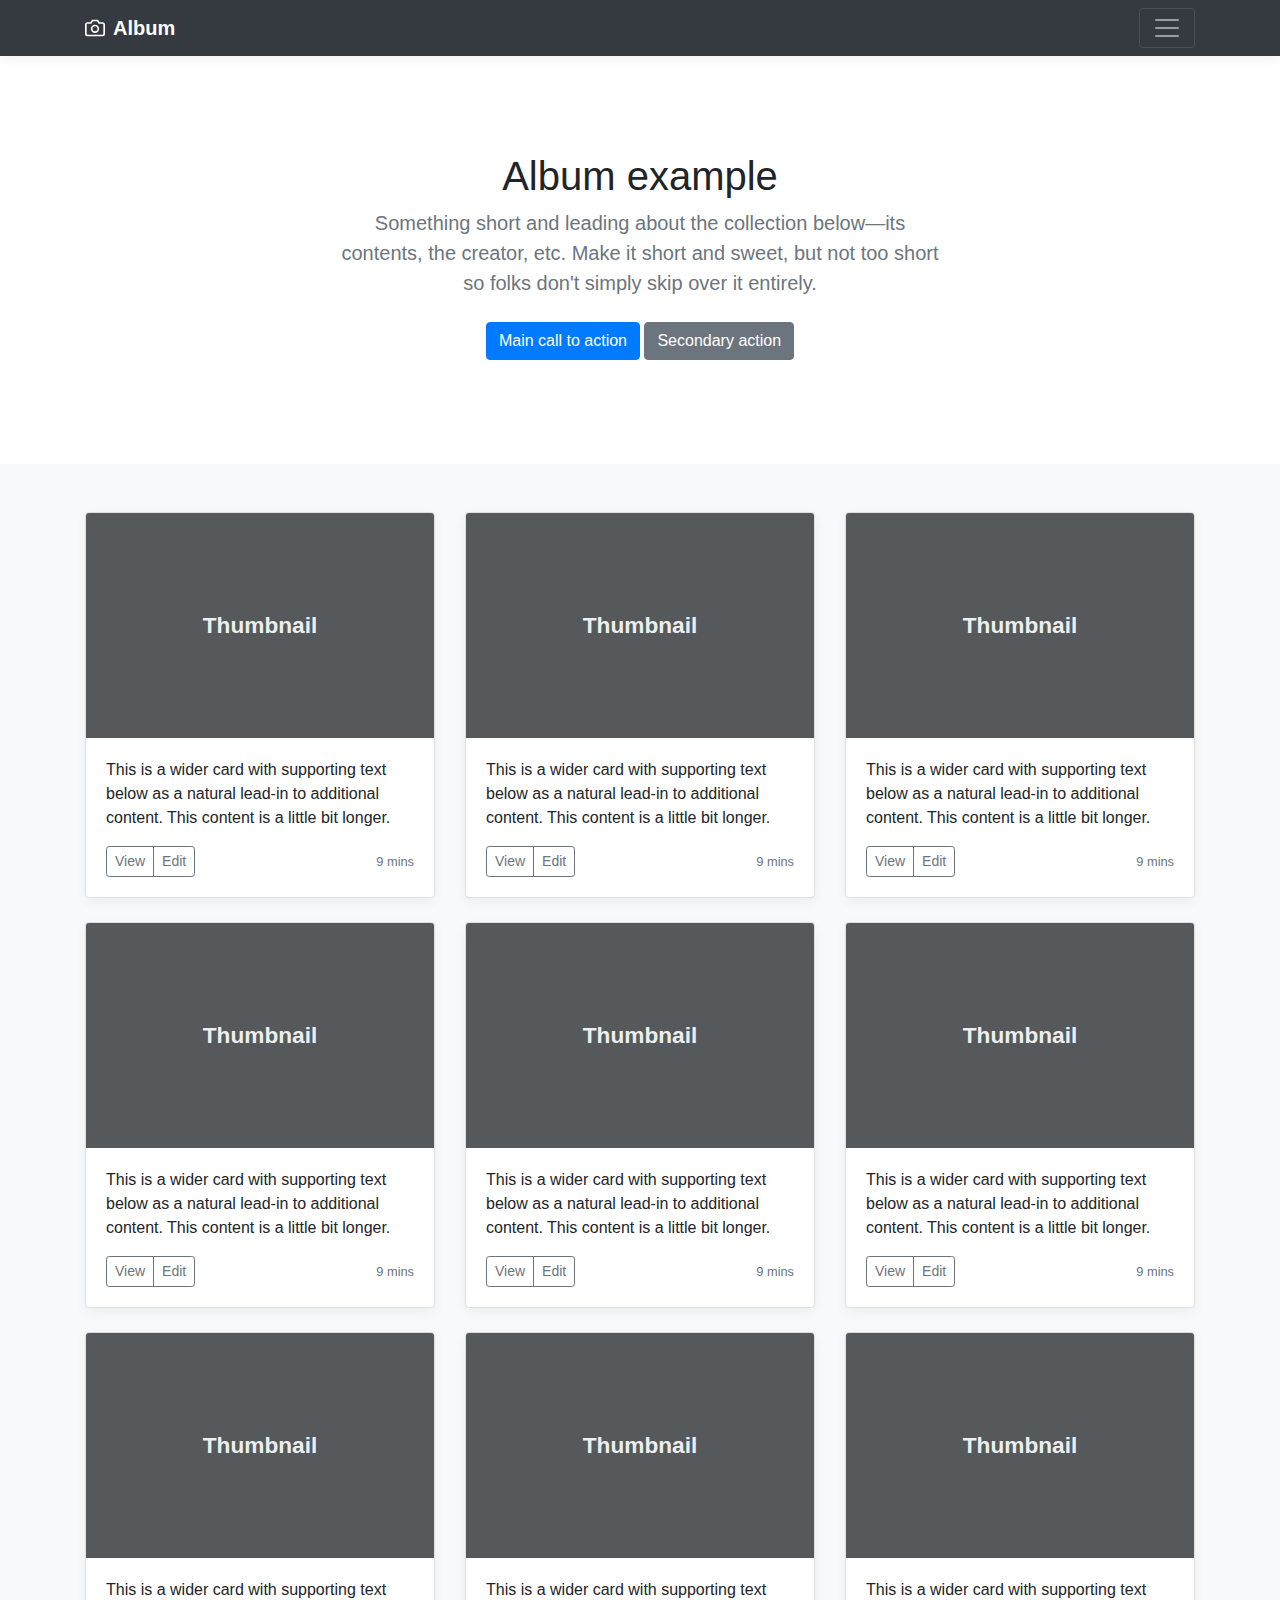
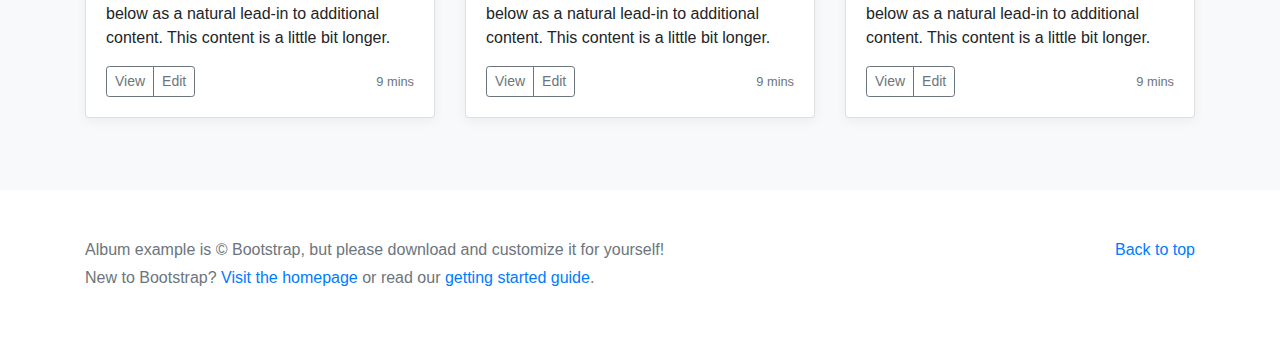
<file: RAWDATA/2018-may-01/Excercise_4.2/Exercise4_2/wwwroot/js/lib/bootstrap/docs/4.1/examples/album/index.html>
<!doctype html>
<html lang="en">
  <head>
    <meta charset="utf-8">
    <meta name="viewport" content="width=device-width, initial-scale=1, shrink-to-fit=no">
    <meta name="description" content="">
    <meta name="author" content="">
    <link rel="icon" href="../../../../favicon.ico">

    <title>Album example for Bootstrap</title>

    <!-- Bootstrap core CSS -->
    <link href="../../../../dist/css/bootstrap.min.css" rel="stylesheet">

    <!-- Custom styles for this template -->
    <link href="album.css" rel="stylesheet">
  </head>

  <body>

    <header>
      <div class="collapse bg-dark" id="navbarHeader">
        <div class="container">
          <div class="row">
            <div class="col-sm-8 col-md-7 py-4">
              <h4 class="text-white">About</h4>
              <p class="text-muted">Add some information about the album below, the author, or any other background context. Make it a few sentences long so folks can pick up some informative tidbits. Then, link them off to some social networking sites or contact information.</p>
            </div>
            <div class="col-sm-4 offset-md-1 py-4">
              <h4 class="text-white">Contact</h4>
              <ul class="list-unstyled">
                <li><a href="#" class="text-white">Follow on Twitter</a></li>
                <li><a href="#" class="text-white">Like on Facebook</a></li>
                <li><a href="#" class="text-white">Email me</a></li>
              </ul>
            </div>
          </div>
        </div>
      </div>
      <div class="navbar navbar-dark bg-dark box-shadow">
        <div class="container d-flex justify-content-between">
          <a href="#" class="navbar-brand d-flex align-items-center">
            <svg xmlns="http://www.w3.org/2000/svg" width="20" height="20" viewBox="0 0 24 24" fill="none" stroke="currentColor" stroke-width="2" stroke-linecap="round" stroke-linejoin="round" class="mr-2"><path d="M23 19a2 2 0 0 1-2 2H3a2 2 0 0 1-2-2V8a2 2 0 0 1 2-2h4l2-3h6l2 3h4a2 2 0 0 1 2 2z"></path><circle cx="12" cy="13" r="4"></circle></svg>
            <strong>Album</strong>
          </a>
          <button class="navbar-toggler" type="button" data-toggle="collapse" data-target="#navbarHeader" aria-controls="navbarHeader" aria-expanded="false" aria-label="Toggle navigation">
            <span class="navbar-toggler-icon"></span>
          </button>
        </div>
      </div>
    </header>

    <main role="main">

      <section class="jumbotron text-center">
        <div class="container">
          <h1 class="jumbotron-heading">Album example</h1>
          <p class="lead text-muted">Something short and leading about the collection below—its contents, the creator, etc. Make it short and sweet, but not too short so folks don't simply skip over it entirely.</p>
          <p>
            <a href="#" class="btn btn-primary my-2">Main call to action</a>
            <a href="#" class="btn btn-secondary my-2">Secondary action</a>
          </p>
        </div>
      </section>

      <div class="album py-5 bg-light">
        <div class="container">

          <div class="row">
            <div class="col-md-4">
              <div class="card mb-4 box-shadow">
                <img class="card-img-top" data-src="holder.js/100px225?theme=thumb&bg=55595c&fg=eceeef&text=Thumbnail" alt="Card image cap">
                <div class="card-body">
                  <p class="card-text">This is a wider card with supporting text below as a natural lead-in to additional content. This content is a little bit longer.</p>
                  <div class="d-flex justify-content-between align-items-center">
                    <div class="btn-group">
                      <button type="button" class="btn btn-sm btn-outline-secondary">View</button>
                      <button type="button" class="btn btn-sm btn-outline-secondary">Edit</button>
                    </div>
                    <small class="text-muted">9 mins</small>
                  </div>
                </div>
              </div>
            </div>
            <div class="col-md-4">
              <div class="card mb-4 box-shadow">
                <img class="card-img-top" data-src="holder.js/100px225?theme=thumb&bg=55595c&fg=eceeef&text=Thumbnail" alt="Card image cap">
                <div class="card-body">
                  <p class="card-text">This is a wider card with supporting text below as a natural lead-in to additional content. This content is a little bit longer.</p>
                  <div class="d-flex justify-content-between align-items-center">
                    <div class="btn-group">
                      <button type="button" class="btn btn-sm btn-outline-secondary">View</button>
                      <button type="button" class="btn btn-sm btn-outline-secondary">Edit</button>
                    </div>
                    <small class="text-muted">9 mins</small>
                  </div>
                </div>
              </div>
            </div>
            <div class="col-md-4">
              <div class="card mb-4 box-shadow">
                <img class="card-img-top" data-src="holder.js/100px225?theme=thumb&bg=55595c&fg=eceeef&text=Thumbnail" alt="Card image cap">
                <div class="card-body">
                  <p class="card-text">This is a wider card with supporting text below as a natural lead-in to additional content. This content is a little bit longer.</p>
                  <div class="d-flex justify-content-between align-items-center">
                    <div class="btn-group">
                      <button type="button" class="btn btn-sm btn-outline-secondary">View</button>
                      <button type="button" class="btn btn-sm btn-outline-secondary">Edit</button>
                    </div>
                    <small class="text-muted">9 mins</small>
                  </div>
                </div>
              </div>
            </div>

            <div class="col-md-4">
              <div class="card mb-4 box-shadow">
                <img class="card-img-top" data-src="holder.js/100px225?theme=thumb&bg=55595c&fg=eceeef&text=Thumbnail" alt="Card image cap">
                <div class="card-body">
                  <p class="card-text">This is a wider card with supporting text below as a natural lead-in to additional content. This content is a little bit longer.</p>
                  <div class="d-flex justify-content-between align-items-center">
                    <div class="btn-group">
                      <button type="button" class="btn btn-sm btn-outline-secondary">View</button>
                      <button type="button" class="btn btn-sm btn-outline-secondary">Edit</button>
                    </div>
                    <small class="text-muted">9 mins</small>
                  </div>
                </div>
              </div>
            </div>
            <div class="col-md-4">
              <div class="card mb-4 box-shadow">
                <img class="card-img-top" data-src="holder.js/100px225?theme=thumb&bg=55595c&fg=eceeef&text=Thumbnail" alt="Card image cap">
                <div class="card-body">
                  <p class="card-text">This is a wider card with supporting text below as a natural lead-in to additional content. This content is a little bit longer.</p>
                  <div class="d-flex justify-content-between align-items-center">
                    <div class="btn-group">
                      <button type="button" class="btn btn-sm btn-outline-secondary">View</button>
                      <button type="button" class="btn btn-sm btn-outline-secondary">Edit</button>
                    </div>
                    <small class="text-muted">9 mins</small>
                  </div>
                </div>
              </div>
            </div>
            <div class="col-md-4">
              <div class="card mb-4 box-shadow">
                <img class="card-img-top" data-src="holder.js/100px225?theme=thumb&bg=55595c&fg=eceeef&text=Thumbnail" alt="Card image cap">
                <div class="card-body">
                  <p class="card-text">This is a wider card with supporting text below as a natural lead-in to additional content. This content is a little bit longer.</p>
                  <div class="d-flex justify-content-between align-items-center">
                    <div class="btn-group">
                      <button type="button" class="btn btn-sm btn-outline-secondary">View</button>
                      <button type="button" class="btn btn-sm btn-outline-secondary">Edit</button>
                    </div>
                    <small class="text-muted">9 mins</small>
                  </div>
                </div>
              </div>
            </div>

            <div class="col-md-4">
              <div class="card mb-4 box-shadow">
                <img class="card-img-top" data-src="holder.js/100px225?theme=thumb&bg=55595c&fg=eceeef&text=Thumbnail" alt="Card image cap">
                <div class="card-body">
                  <p class="card-text">This is a wider card with supporting text below as a natural lead-in to additional content. This content is a little bit longer.</p>
                  <div class="d-flex justify-content-between align-items-center">
                    <div class="btn-group">
                      <button type="button" class="btn btn-sm btn-outline-secondary">View</button>
                      <button type="button" class="btn btn-sm btn-outline-secondary">Edit</button>
                    </div>
                    <small class="text-muted">9 mins</small>
                  </div>
                </div>
              </div>
            </div>
            <div class="col-md-4">
              <div class="card mb-4 box-shadow">
                <img class="card-img-top" data-src="holder.js/100px225?theme=thumb&bg=55595c&fg=eceeef&text=Thumbnail" alt="Card image cap">
                <div class="card-body">
                  <p class="card-text">This is a wider card with supporting text below as a natural lead-in to additional content. This content is a little bit longer.</p>
                  <div class="d-flex justify-content-between align-items-center">
                    <div class="btn-group">
                      <button type="button" class="btn btn-sm btn-outline-secondary">View</button>
                      <button type="button" class="btn btn-sm btn-outline-secondary">Edit</button>
                    </div>
                    <small class="text-muted">9 mins</small>
                  </div>
                </div>
              </div>
            </div>
            <div class="col-md-4">
              <div class="card mb-4 box-shadow">
                <img class="card-img-top" data-src="holder.js/100px225?theme=thumb&bg=55595c&fg=eceeef&text=Thumbnail" alt="Card image cap">
                <div class="card-body">
                  <p class="card-text">This is a wider card with supporting text below as a natural lead-in to additional content. This content is a little bit longer.</p>
                  <div class="d-flex justify-content-between align-items-center">
                    <div class="btn-group">
                      <button type="button" class="btn btn-sm btn-outline-secondary">View</button>
                      <button type="button" class="btn btn-sm btn-outline-secondary">Edit</button>
                    </div>
                    <small class="text-muted">9 mins</small>
                  </div>
                </div>
              </div>
            </div>
          </div>
        </div>
      </div>

    </main>

    <footer class="text-muted">
      <div class="container">
        <p class="float-right">
          <a href="#">Back to top</a>
        </p>
        <p>Album example is &copy; Bootstrap, but please download and customize it for yourself!</p>
        <p>New to Bootstrap? <a href="../../">Visit the homepage</a> or read our <a href="../../getting-started/">getting started guide</a>.</p>
      </div>
    </footer>

    <!-- Bootstrap core JavaScript
    ================================================== -->
    <!-- Placed at the end of the document so the pages load faster -->
    <script src="https://code.jquery.com/jquery-3.3.1.slim.min.js" integrity="sha384-q8i/X+965DzO0rT7abK41JStQIAqVgRVzpbzo5smXKp4YfRvH+8abtTE1Pi6jizo" crossorigin="anonymous"></script>
    <script>window.jQuery || document.write('<script src="../../../../assets/js/vendor/jquery-slim.min.js"><\/script>')</script>
    <script src="../../../../assets/js/vendor/popper.min.js"></script>
    <script src="../../../../dist/js/bootstrap.min.js"></script>
    <script src="../../../../assets/js/vendor/holder.min.js"></script>
  </body>
</html>
</file>
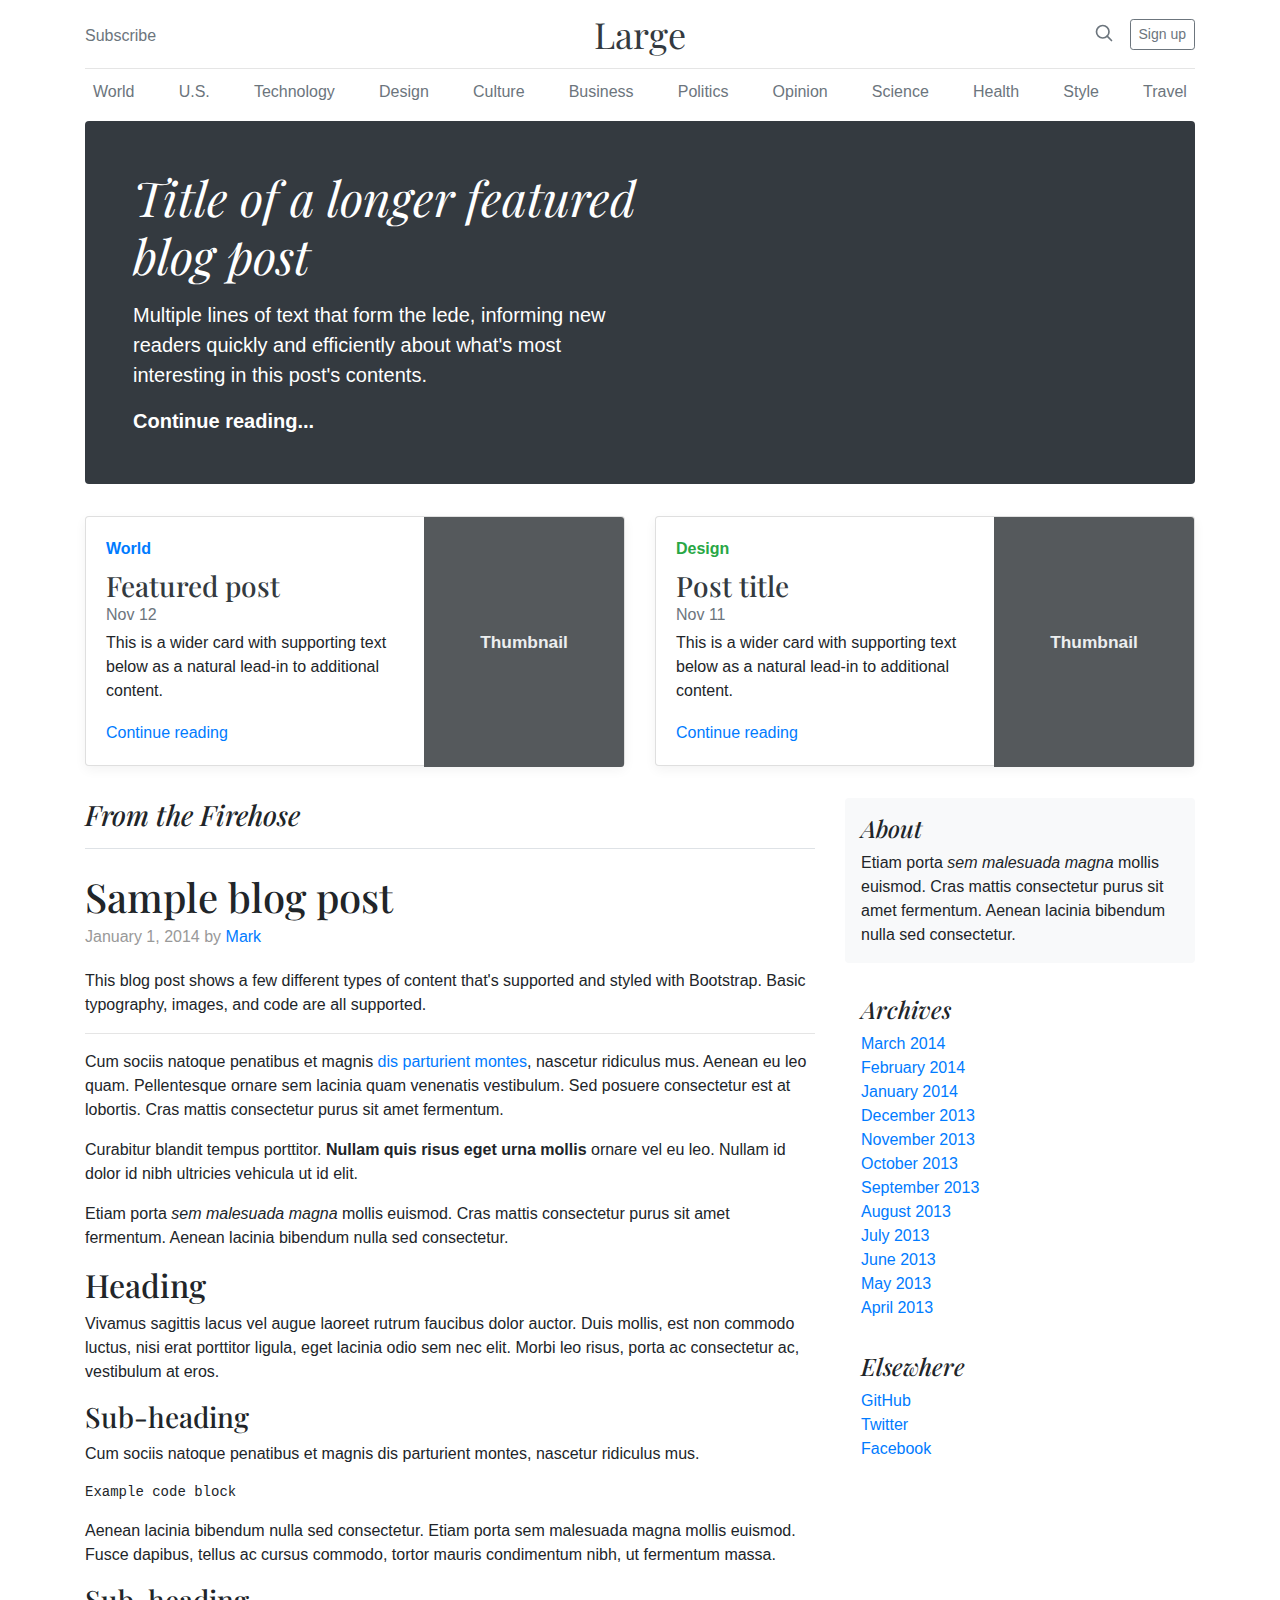
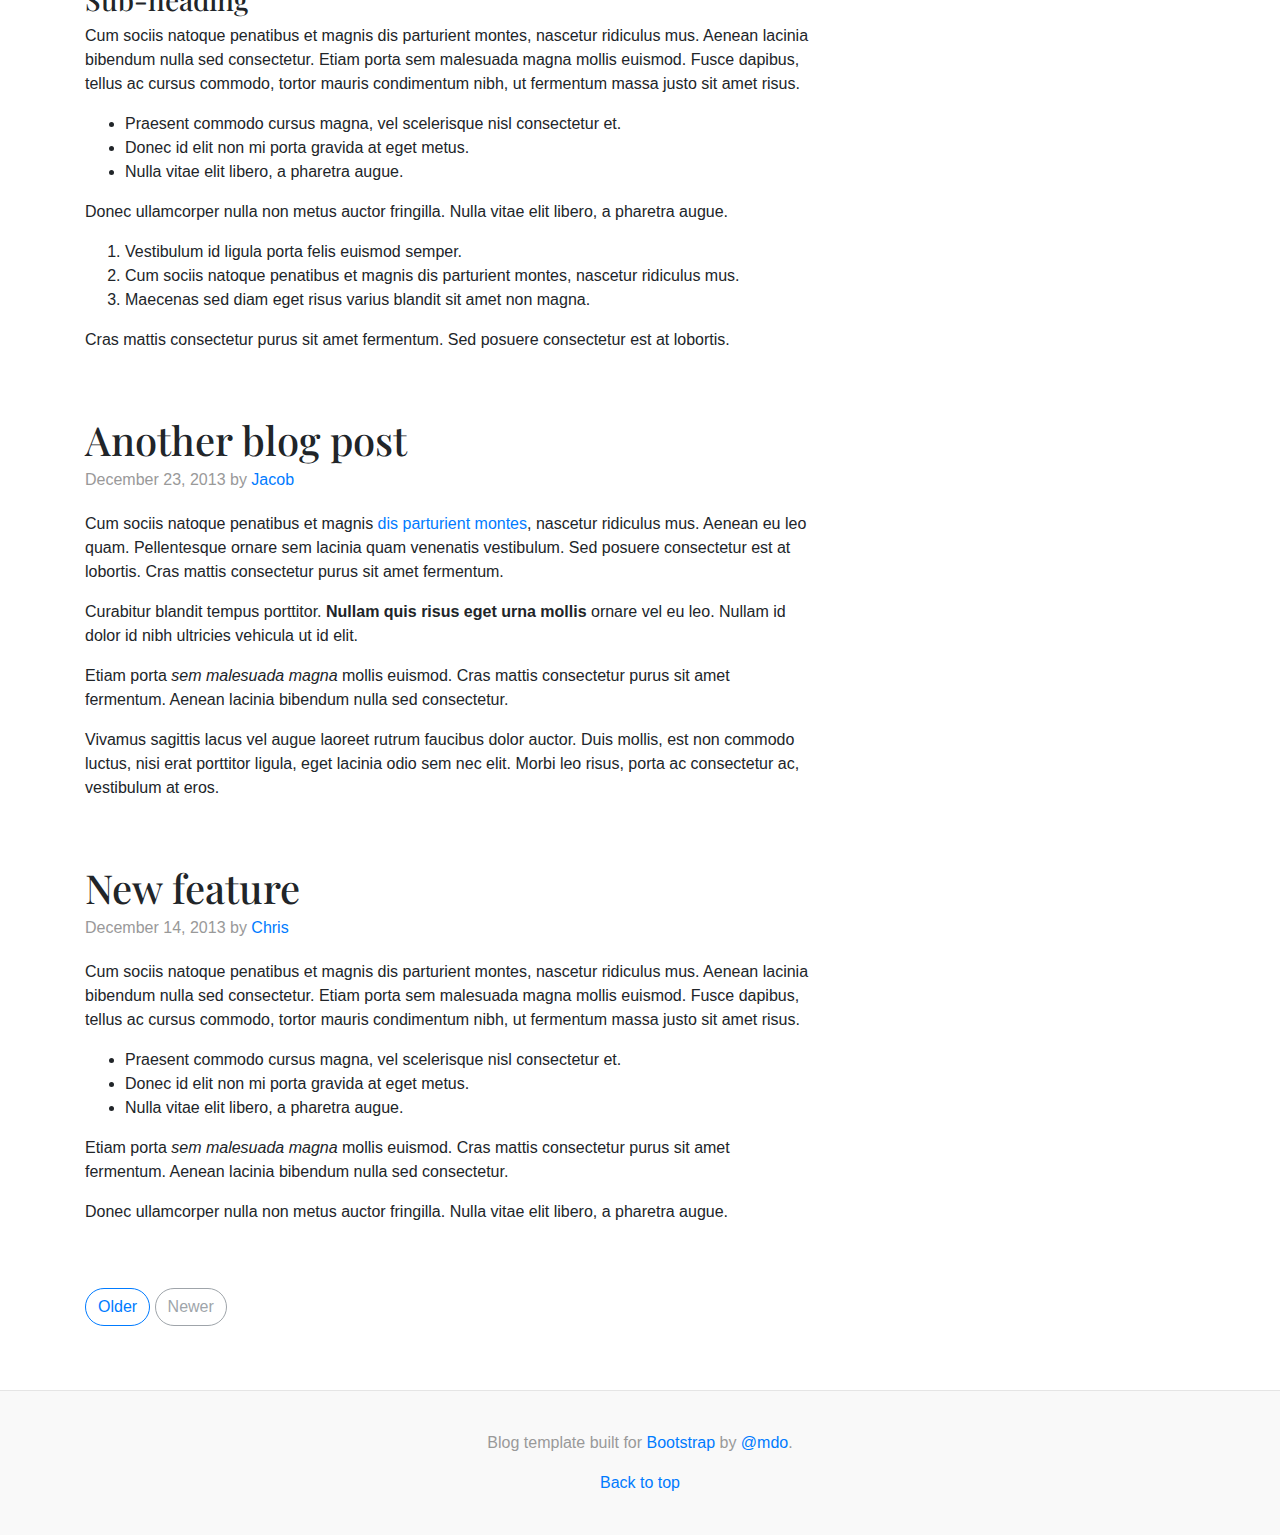
<file: RAWDATA/2018-may-01/Excercise_4.2/Exercise4_2/wwwroot/js/lib/bootstrap/docs/4.1/examples/blog/index.html>
<!doctype html>
<html lang="en">
  <head>
    <meta charset="utf-8">
    <meta name="viewport" content="width=device-width, initial-scale=1, shrink-to-fit=no">
    <meta name="description" content="">
    <meta name="author" content="">
    <link rel="icon" href="../../../../favicon.ico">

    <title>Blog Template for Bootstrap</title>

    <!-- Bootstrap core CSS -->
    <link href="../../../../dist/css/bootstrap.min.css" rel="stylesheet">

    <!-- Custom styles for this template -->
    <link href="https://fonts.googleapis.com/css?family=Playfair+Display:700,900" rel="stylesheet">
    <link href="blog.css" rel="stylesheet">
  </head>

  <body>

    <div class="container">
      <header class="blog-header py-3">
        <div class="row flex-nowrap justify-content-between align-items-center">
          <div class="col-4 pt-1">
            <a class="text-muted" href="#">Subscribe</a>
          </div>
          <div class="col-4 text-center">
            <a class="blog-header-logo text-dark" href="#">Large</a>
          </div>
          <div class="col-4 d-flex justify-content-end align-items-center">
            <a class="text-muted" href="#">
              <svg xmlns="http://www.w3.org/2000/svg" width="20" height="20" viewBox="0 0 24 24" fill="none" stroke="currentColor" stroke-width="2" stroke-linecap="round" stroke-linejoin="round" class="mx-3"><circle cx="10.5" cy="10.5" r="7.5"></circle><line x1="21" y1="21" x2="15.8" y2="15.8"></line></svg>
            </a>
            <a class="btn btn-sm btn-outline-secondary" href="#">Sign up</a>
          </div>
        </div>
      </header>

      <div class="nav-scroller py-1 mb-2">
        <nav class="nav d-flex justify-content-between">
          <a class="p-2 text-muted" href="#">World</a>
          <a class="p-2 text-muted" href="#">U.S.</a>
          <a class="p-2 text-muted" href="#">Technology</a>
          <a class="p-2 text-muted" href="#">Design</a>
          <a class="p-2 text-muted" href="#">Culture</a>
          <a class="p-2 text-muted" href="#">Business</a>
          <a class="p-2 text-muted" href="#">Politics</a>
          <a class="p-2 text-muted" href="#">Opinion</a>
          <a class="p-2 text-muted" href="#">Science</a>
          <a class="p-2 text-muted" href="#">Health</a>
          <a class="p-2 text-muted" href="#">Style</a>
          <a class="p-2 text-muted" href="#">Travel</a>
        </nav>
      </div>

      <div class="jumbotron p-3 p-md-5 text-white rounded bg-dark">
        <div class="col-md-6 px-0">
          <h1 class="display-4 font-italic">Title of a longer featured blog post</h1>
          <p class="lead my-3">Multiple lines of text that form the lede, informing new readers quickly and efficiently about what's most interesting in this post's contents.</p>
          <p class="lead mb-0"><a href="#" class="text-white font-weight-bold">Continue reading...</a></p>
        </div>
      </div>

      <div class="row mb-2">
        <div class="col-md-6">
          <div class="card flex-md-row mb-4 box-shadow h-md-250">
            <div class="card-body d-flex flex-column align-items-start">
              <strong class="d-inline-block mb-2 text-primary">World</strong>
              <h3 class="mb-0">
                <a class="text-dark" href="#">Featured post</a>
              </h3>
              <div class="mb-1 text-muted">Nov 12</div>
              <p class="card-text mb-auto">This is a wider card with supporting text below as a natural lead-in to additional content.</p>
              <a href="#">Continue reading</a>
            </div>
            <img class="card-img-right flex-auto d-none d-lg-block" data-src="holder.js/200x250?theme=thumb" alt="Card image cap">
          </div>
        </div>
        <div class="col-md-6">
          <div class="card flex-md-row mb-4 box-shadow h-md-250">
            <div class="card-body d-flex flex-column align-items-start">
              <strong class="d-inline-block mb-2 text-success">Design</strong>
              <h3 class="mb-0">
                <a class="text-dark" href="#">Post title</a>
              </h3>
              <div class="mb-1 text-muted">Nov 11</div>
              <p class="card-text mb-auto">This is a wider card with supporting text below as a natural lead-in to additional content.</p>
              <a href="#">Continue reading</a>
            </div>
            <img class="card-img-right flex-auto d-none d-lg-block" data-src="holder.js/200x250?theme=thumb" alt="Card image cap">
          </div>
        </div>
      </div>
    </div>

    <main role="main" class="container">
      <div class="row">
        <div class="col-md-8 blog-main">
          <h3 class="pb-3 mb-4 font-italic border-bottom">
            From the Firehose
          </h3>

          <div class="blog-post">
            <h2 class="blog-post-title">Sample blog post</h2>
            <p class="blog-post-meta">January 1, 2014 by <a href="#">Mark</a></p>

            <p>This blog post shows a few different types of content that's supported and styled with Bootstrap. Basic typography, images, and code are all supported.</p>
            <hr>
            <p>Cum sociis natoque penatibus et magnis <a href="#">dis parturient montes</a>, nascetur ridiculus mus. Aenean eu leo quam. Pellentesque ornare sem lacinia quam venenatis vestibulum. Sed posuere consectetur est at lobortis. Cras mattis consectetur purus sit amet fermentum.</p>
            <blockquote>
              <p>Curabitur blandit tempus porttitor. <strong>Nullam quis risus eget urna mollis</strong> ornare vel eu leo. Nullam id dolor id nibh ultricies vehicula ut id elit.</p>
            </blockquote>
            <p>Etiam porta <em>sem malesuada magna</em> mollis euismod. Cras mattis consectetur purus sit amet fermentum. Aenean lacinia bibendum nulla sed consectetur.</p>
            <h2>Heading</h2>
            <p>Vivamus sagittis lacus vel augue laoreet rutrum faucibus dolor auctor. Duis mollis, est non commodo luctus, nisi erat porttitor ligula, eget lacinia odio sem nec elit. Morbi leo risus, porta ac consectetur ac, vestibulum at eros.</p>
            <h3>Sub-heading</h3>
            <p>Cum sociis natoque penatibus et magnis dis parturient montes, nascetur ridiculus mus.</p>
            <pre><code>Example code block</code></pre>
            <p>Aenean lacinia bibendum nulla sed consectetur. Etiam porta sem malesuada magna mollis euismod. Fusce dapibus, tellus ac cursus commodo, tortor mauris condimentum nibh, ut fermentum massa.</p>
            <h3>Sub-heading</h3>
            <p>Cum sociis natoque penatibus et magnis dis parturient montes, nascetur ridiculus mus. Aenean lacinia bibendum nulla sed consectetur. Etiam porta sem malesuada magna mollis euismod. Fusce dapibus, tellus ac cursus commodo, tortor mauris condimentum nibh, ut fermentum massa justo sit amet risus.</p>
            <ul>
              <li>Praesent commodo cursus magna, vel scelerisque nisl consectetur et.</li>
              <li>Donec id elit non mi porta gravida at eget metus.</li>
              <li>Nulla vitae elit libero, a pharetra augue.</li>
            </ul>
            <p>Donec ullamcorper nulla non metus auctor fringilla. Nulla vitae elit libero, a pharetra augue.</p>
            <ol>
              <li>Vestibulum id ligula porta felis euismod semper.</li>
              <li>Cum sociis natoque penatibus et magnis dis parturient montes, nascetur ridiculus mus.</li>
              <li>Maecenas sed diam eget risus varius blandit sit amet non magna.</li>
            </ol>
            <p>Cras mattis consectetur purus sit amet fermentum. Sed posuere consectetur est at lobortis.</p>
          </div><!-- /.blog-post -->

          <div class="blog-post">
            <h2 class="blog-post-title">Another blog post</h2>
            <p class="blog-post-meta">December 23, 2013 by <a href="#">Jacob</a></p>

            <p>Cum sociis natoque penatibus et magnis <a href="#">dis parturient montes</a>, nascetur ridiculus mus. Aenean eu leo quam. Pellentesque ornare sem lacinia quam venenatis vestibulum. Sed posuere consectetur est at lobortis. Cras mattis consectetur purus sit amet fermentum.</p>
            <blockquote>
              <p>Curabitur blandit tempus porttitor. <strong>Nullam quis risus eget urna mollis</strong> ornare vel eu leo. Nullam id dolor id nibh ultricies vehicula ut id elit.</p>
            </blockquote>
            <p>Etiam porta <em>sem malesuada magna</em> mollis euismod. Cras mattis consectetur purus sit amet fermentum. Aenean lacinia bibendum nulla sed consectetur.</p>
            <p>Vivamus sagittis lacus vel augue laoreet rutrum faucibus dolor auctor. Duis mollis, est non commodo luctus, nisi erat porttitor ligula, eget lacinia odio sem nec elit. Morbi leo risus, porta ac consectetur ac, vestibulum at eros.</p>
          </div><!-- /.blog-post -->

          <div class="blog-post">
            <h2 class="blog-post-title">New feature</h2>
            <p class="blog-post-meta">December 14, 2013 by <a href="#">Chris</a></p>

            <p>Cum sociis natoque penatibus et magnis dis parturient montes, nascetur ridiculus mus. Aenean lacinia bibendum nulla sed consectetur. Etiam porta sem malesuada magna mollis euismod. Fusce dapibus, tellus ac cursus commodo, tortor mauris condimentum nibh, ut fermentum massa justo sit amet risus.</p>
            <ul>
              <li>Praesent commodo cursus magna, vel scelerisque nisl consectetur et.</li>
              <li>Donec id elit non mi porta gravida at eget metus.</li>
              <li>Nulla vitae elit libero, a pharetra augue.</li>
            </ul>
            <p>Etiam porta <em>sem malesuada magna</em> mollis euismod. Cras mattis consectetur purus sit amet fermentum. Aenean lacinia bibendum nulla sed consectetur.</p>
            <p>Donec ullamcorper nulla non metus auctor fringilla. Nulla vitae elit libero, a pharetra augue.</p>
          </div><!-- /.blog-post -->

          <nav class="blog-pagination">
            <a class="btn btn-outline-primary" href="#">Older</a>
            <a class="btn btn-outline-secondary disabled" href="#">Newer</a>
          </nav>

        </div><!-- /.blog-main -->

        <aside class="col-md-4 blog-sidebar">
          <div class="p-3 mb-3 bg-light rounded">
            <h4 class="font-italic">About</h4>
            <p class="mb-0">Etiam porta <em>sem malesuada magna</em> mollis euismod. Cras mattis consectetur purus sit amet fermentum. Aenean lacinia bibendum nulla sed consectetur.</p>
          </div>

          <div class="p-3">
            <h4 class="font-italic">Archives</h4>
            <ol class="list-unstyled mb-0">
              <li><a href="#">March 2014</a></li>
              <li><a href="#">February 2014</a></li>
              <li><a href="#">January 2014</a></li>
              <li><a href="#">December 2013</a></li>
              <li><a href="#">November 2013</a></li>
              <li><a href="#">October 2013</a></li>
              <li><a href="#">September 2013</a></li>
              <li><a href="#">August 2013</a></li>
              <li><a href="#">July 2013</a></li>
              <li><a href="#">June 2013</a></li>
              <li><a href="#">May 2013</a></li>
              <li><a href="#">April 2013</a></li>
            </ol>
          </div>

          <div class="p-3">
            <h4 class="font-italic">Elsewhere</h4>
            <ol class="list-unstyled">
              <li><a href="#">GitHub</a></li>
              <li><a href="#">Twitter</a></li>
              <li><a href="#">Facebook</a></li>
            </ol>
          </div>
        </aside><!-- /.blog-sidebar -->

      </div><!-- /.row -->

    </main><!-- /.container -->

    <footer class="blog-footer">
      <p>Blog template built for <a href="https://getbootstrap.com/">Bootstrap</a> by <a href="https://twitter.com/mdo">@mdo</a>.</p>
      <p>
        <a href="#">Back to top</a>
      </p>
    </footer>

    <!-- Bootstrap core JavaScript
    ================================================== -->
    <!-- Placed at the end of the document so the pages load faster -->
    <script src="https://code.jquery.com/jquery-3.3.1.slim.min.js" integrity="sha384-q8i/X+965DzO0rT7abK41JStQIAqVgRVzpbzo5smXKp4YfRvH+8abtTE1Pi6jizo" crossorigin="anonymous"></script>
    <script>window.jQuery || document.write('<script src="../../../../assets/js/vendor/jquery-slim.min.js"><\/script>')</script>
    <script src="../../../../assets/js/vendor/popper.min.js"></script>
    <script src="../../../../dist/js/bootstrap.min.js"></script>
    <script src="../../../../assets/js/vendor/holder.min.js"></script>
    <script>
      Holder.addTheme('thumb', {
        bg: '#55595c',
        fg: '#eceeef',
        text: 'Thumbnail'
      });
    </script>
  </body>
</html>
</file>
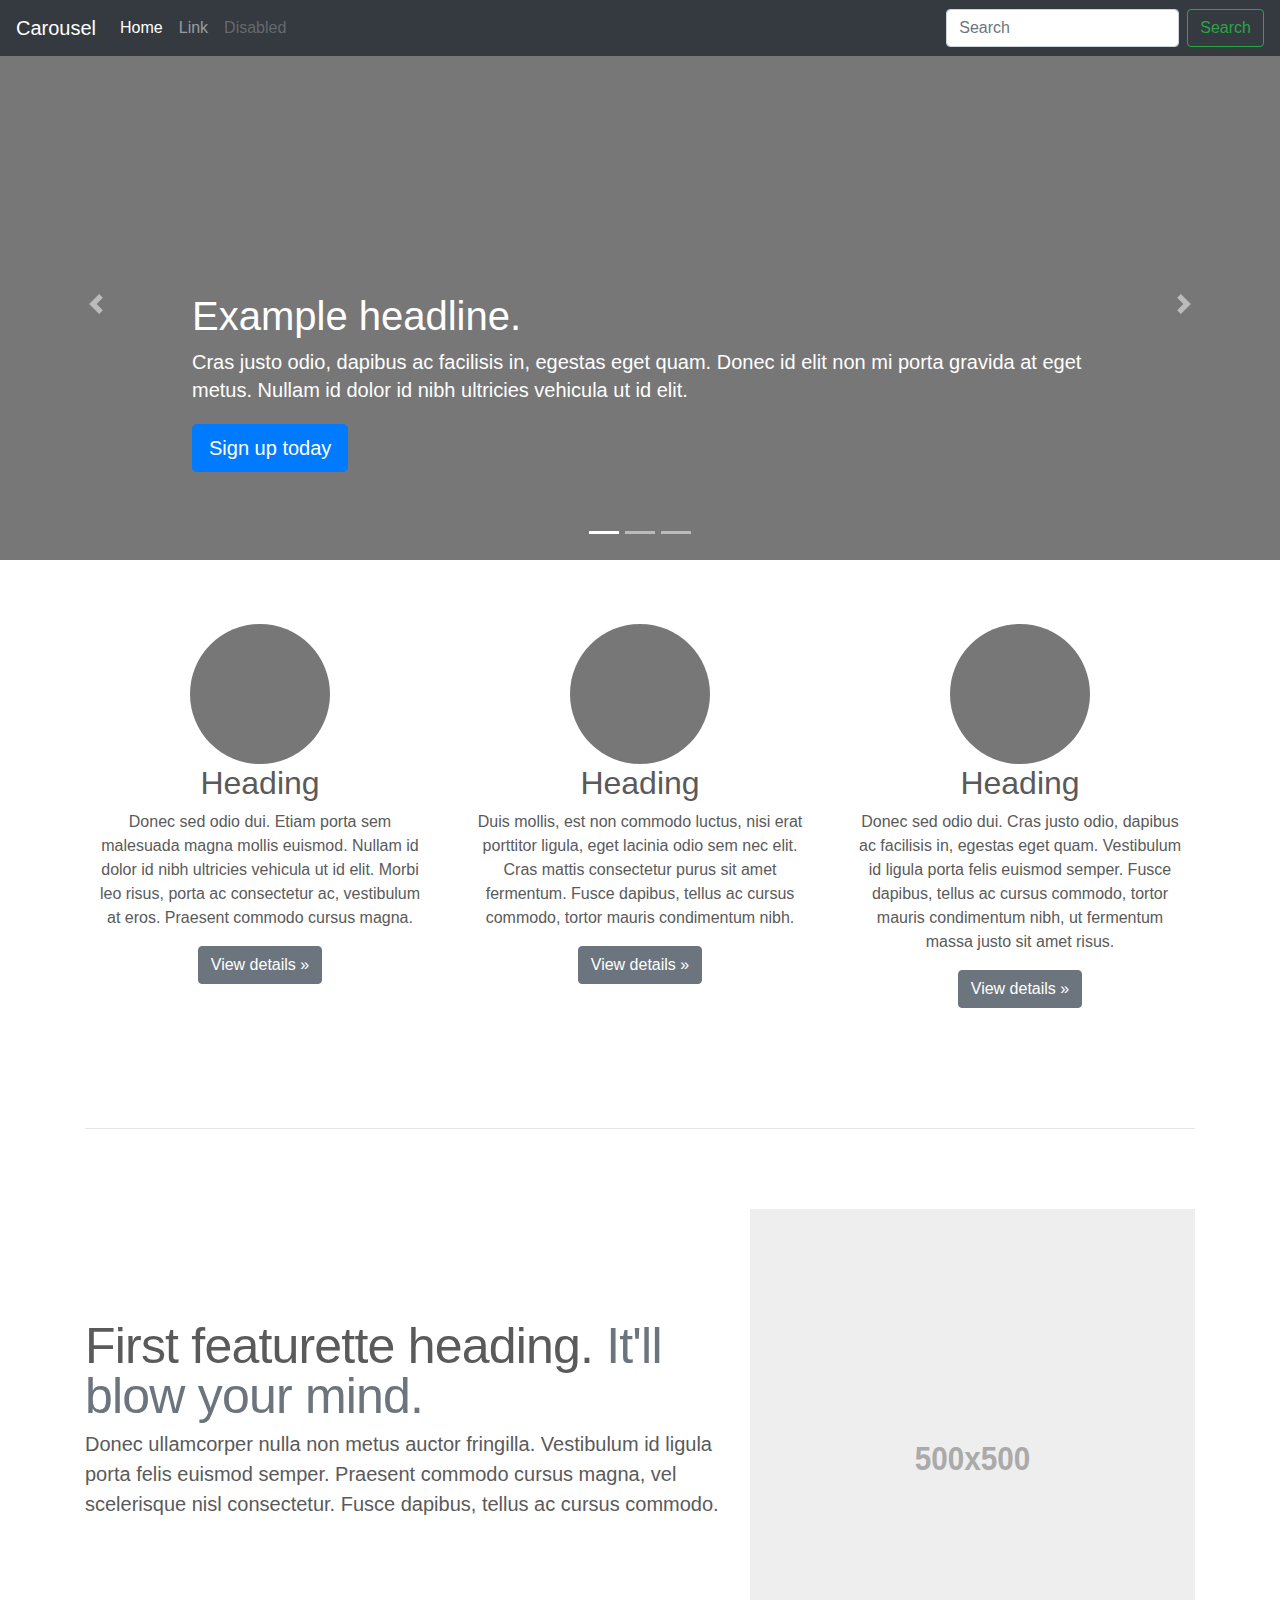
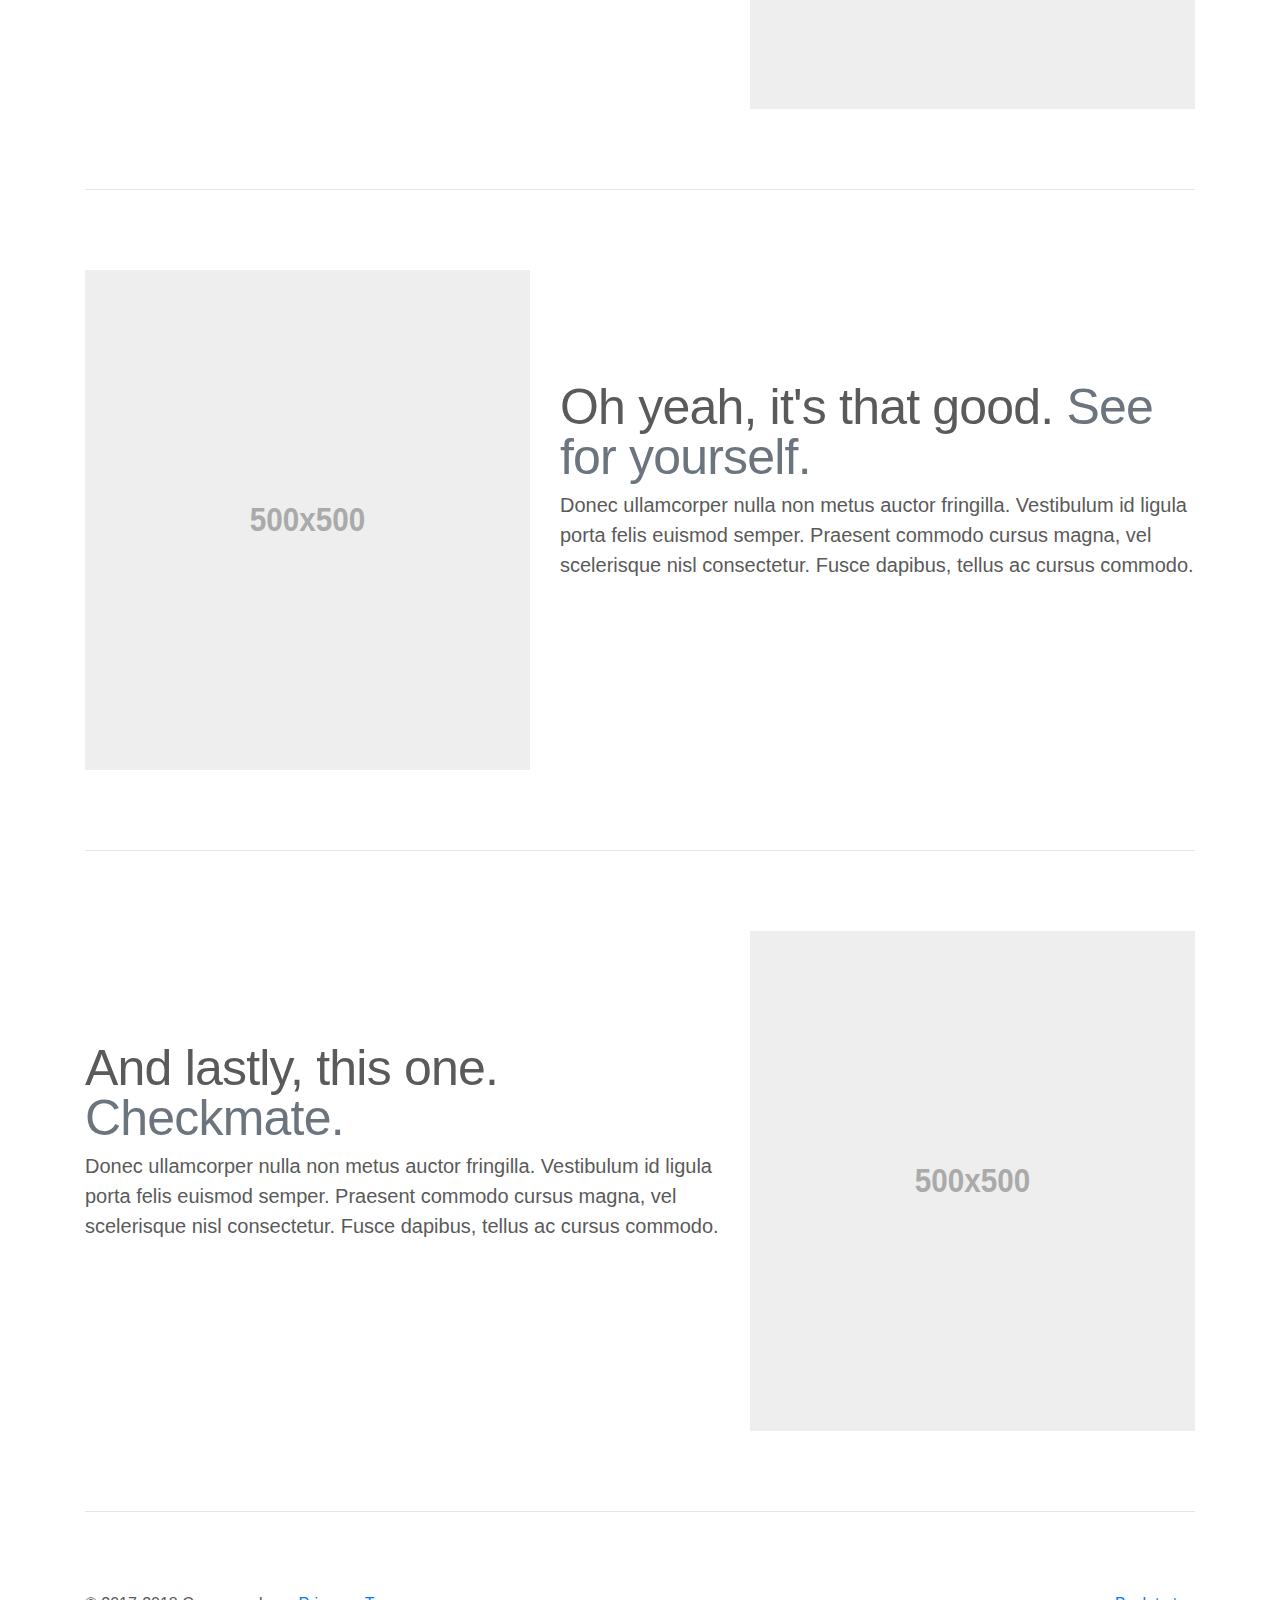
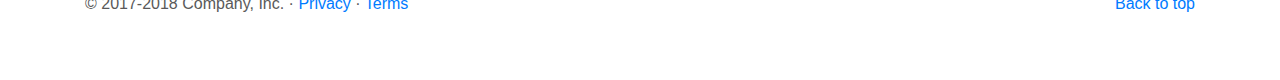
<file: RAWDATA/2018-may-01/Excercise_4.2/Exercise4_2/wwwroot/js/lib/bootstrap/docs/4.1/examples/carousel/index.html>
<!doctype html>
<html lang="en">
  <head>
    <meta charset="utf-8">
    <meta name="viewport" content="width=device-width, initial-scale=1, shrink-to-fit=no">
    <meta name="description" content="">
    <meta name="author" content="">
    <link rel="icon" href="../../../../favicon.ico">

    <title>Carousel Template for Bootstrap</title>

    <!-- Bootstrap core CSS -->
    <link href="../../../../dist/css/bootstrap.min.css" rel="stylesheet">

    <!-- Custom styles for this template -->
    <link href="carousel.css" rel="stylesheet">
  </head>
  <body>

    <header>
      <nav class="navbar navbar-expand-md navbar-dark fixed-top bg-dark">
        <a class="navbar-brand" href="#">Carousel</a>
        <button class="navbar-toggler" type="button" data-toggle="collapse" data-target="#navbarCollapse" aria-controls="navbarCollapse" aria-expanded="false" aria-label="Toggle navigation">
          <span class="navbar-toggler-icon"></span>
        </button>
        <div class="collapse navbar-collapse" id="navbarCollapse">
          <ul class="navbar-nav mr-auto">
            <li class="nav-item active">
              <a class="nav-link" href="#">Home <span class="sr-only">(current)</span></a>
            </li>
            <li class="nav-item">
              <a class="nav-link" href="#">Link</a>
            </li>
            <li class="nav-item">
              <a class="nav-link disabled" href="#">Disabled</a>
            </li>
          </ul>
          <form class="form-inline mt-2 mt-md-0">
            <input class="form-control mr-sm-2" type="text" placeholder="Search" aria-label="Search">
            <button class="btn btn-outline-success my-2 my-sm-0" type="submit">Search</button>
          </form>
        </div>
      </nav>
    </header>

    <main role="main">

      <div id="myCarousel" class="carousel slide" data-ride="carousel">
        <ol class="carousel-indicators">
          <li data-target="#myCarousel" data-slide-to="0" class="active"></li>
          <li data-target="#myCarousel" data-slide-to="1"></li>
          <li data-target="#myCarousel" data-slide-to="2"></li>
        </ol>
        <div class="carousel-inner">
          <div class="carousel-item active">
            <img class="first-slide" src="[data-uri]" alt="First slide">
            <div class="container">
              <div class="carousel-caption text-left">
                <h1>Example headline.</h1>
                <p>Cras justo odio, dapibus ac facilisis in, egestas eget quam. Donec id elit non mi porta gravida at eget metus. Nullam id dolor id nibh ultricies vehicula ut id elit.</p>
                <p><a class="btn btn-lg btn-primary" href="#" role="button">Sign up today</a></p>
              </div>
            </div>
          </div>
          <div class="carousel-item">
            <img class="second-slide" src="[data-uri]" alt="Second slide">
            <div class="container">
              <div class="carousel-caption">
                <h1>Another example headline.</h1>
                <p>Cras justo odio, dapibus ac facilisis in, egestas eget quam. Donec id elit non mi porta gravida at eget metus. Nullam id dolor id nibh ultricies vehicula ut id elit.</p>
                <p><a class="btn btn-lg btn-primary" href="#" role="button">Learn more</a></p>
              </div>
            </div>
          </div>
          <div class="carousel-item">
            <img class="third-slide" src="[data-uri]" alt="Third slide">
            <div class="container">
              <div class="carousel-caption text-right">
                <h1>One more for good measure.</h1>
                <p>Cras justo odio, dapibus ac facilisis in, egestas eget quam. Donec id elit non mi porta gravida at eget metus. Nullam id dolor id nibh ultricies vehicula ut id elit.</p>
                <p><a class="btn btn-lg btn-primary" href="#" role="button">Browse gallery</a></p>
              </div>
            </div>
          </div>
        </div>
        <a class="carousel-control-prev" href="#myCarousel" role="button" data-slide="prev">
          <span class="carousel-control-prev-icon" aria-hidden="true"></span>
          <span class="sr-only">Previous</span>
        </a>
        <a class="carousel-control-next" href="#myCarousel" role="button" data-slide="next">
          <span class="carousel-control-next-icon" aria-hidden="true"></span>
          <span class="sr-only">Next</span>
        </a>
      </div>


      <!-- Marketing messaging and featurettes
      ================================================== -->
      <!-- Wrap the rest of the page in another container to center all the content. -->

      <div class="container marketing">

        <!-- Three columns of text below the carousel -->
        <div class="row">
          <div class="col-lg-4">
            <img class="rounded-circle" src="[data-uri]" alt="Generic placeholder image" width="140" height="140">
            <h2>Heading</h2>
            <p>Donec sed odio dui. Etiam porta sem malesuada magna mollis euismod. Nullam id dolor id nibh ultricies vehicula ut id elit. Morbi leo risus, porta ac consectetur ac, vestibulum at eros. Praesent commodo cursus magna.</p>
            <p><a class="btn btn-secondary" href="#" role="button">View details &raquo;</a></p>
          </div><!-- /.col-lg-4 -->
          <div class="col-lg-4">
            <img class="rounded-circle" src="[data-uri]" alt="Generic placeholder image" width="140" height="140">
            <h2>Heading</h2>
            <p>Duis mollis, est non commodo luctus, nisi erat porttitor ligula, eget lacinia odio sem nec elit. Cras mattis consectetur purus sit amet fermentum. Fusce dapibus, tellus ac cursus commodo, tortor mauris condimentum nibh.</p>
            <p><a class="btn btn-secondary" href="#" role="button">View details &raquo;</a></p>
          </div><!-- /.col-lg-4 -->
          <div class="col-lg-4">
            <img class="rounded-circle" src="[data-uri]" alt="Generic placeholder image" width="140" height="140">
            <h2>Heading</h2>
            <p>Donec sed odio dui. Cras justo odio, dapibus ac facilisis in, egestas eget quam. Vestibulum id ligula porta felis euismod semper. Fusce dapibus, tellus ac cursus commodo, tortor mauris condimentum nibh, ut fermentum massa justo sit amet risus.</p>
            <p><a class="btn btn-secondary" href="#" role="button">View details &raquo;</a></p>
          </div><!-- /.col-lg-4 -->
        </div><!-- /.row -->


        <!-- START THE FEATURETTES -->

        <hr class="featurette-divider">

        <div class="row featurette">
          <div class="col-md-7">
            <h2 class="featurette-heading">First featurette heading. <span class="text-muted">It'll blow your mind.</span></h2>
            <p class="lead">Donec ullamcorper nulla non metus auctor fringilla. Vestibulum id ligula porta felis euismod semper. Praesent commodo cursus magna, vel scelerisque nisl consectetur. Fusce dapibus, tellus ac cursus commodo.</p>
          </div>
          <div class="col-md-5">
            <img class="featurette-image img-fluid mx-auto" data-src="holder.js/500x500/auto" alt="Generic placeholder image">
          </div>
        </div>

        <hr class="featurette-divider">

        <div class="row featurette">
          <div class="col-md-7 order-md-2">
            <h2 class="featurette-heading">Oh yeah, it's that good. <span class="text-muted">See for yourself.</span></h2>
            <p class="lead">Donec ullamcorper nulla non metus auctor fringilla. Vestibulum id ligula porta felis euismod semper. Praesent commodo cursus magna, vel scelerisque nisl consectetur. Fusce dapibus, tellus ac cursus commodo.</p>
          </div>
          <div class="col-md-5 order-md-1">
            <img class="featurette-image img-fluid mx-auto" data-src="holder.js/500x500/auto" alt="Generic placeholder image">
          </div>
        </div>

        <hr class="featurette-divider">

        <div class="row featurette">
          <div class="col-md-7">
            <h2 class="featurette-heading">And lastly, this one. <span class="text-muted">Checkmate.</span></h2>
            <p class="lead">Donec ullamcorper nulla non metus auctor fringilla. Vestibulum id ligula porta felis euismod semper. Praesent commodo cursus magna, vel scelerisque nisl consectetur. Fusce dapibus, tellus ac cursus commodo.</p>
          </div>
          <div class="col-md-5">
            <img class="featurette-image img-fluid mx-auto" data-src="holder.js/500x500/auto" alt="Generic placeholder image">
          </div>
        </div>

        <hr class="featurette-divider">

        <!-- /END THE FEATURETTES -->

      </div><!-- /.container -->


      <!-- FOOTER -->
      <footer class="container">
        <p class="float-right"><a href="#">Back to top</a></p>
        <p>&copy; 2017-2018 Company, Inc. &middot; <a href="#">Privacy</a> &middot; <a href="#">Terms</a></p>
      </footer>
    </main>

    <!-- Bootstrap core JavaScript
    ================================================== -->
    <!-- Placed at the end of the document so the pages load faster -->
    <script src="https://code.jquery.com/jquery-3.3.1.slim.min.js" integrity="sha384-q8i/X+965DzO0rT7abK41JStQIAqVgRVzpbzo5smXKp4YfRvH+8abtTE1Pi6jizo" crossorigin="anonymous"></script>
    <script>window.jQuery || document.write('<script src="../../../../assets/js/vendor/jquery-slim.min.js"><\/script>')</script>
    <script src="../../../../assets/js/vendor/popper.min.js"></script>
    <script src="../../../../dist/js/bootstrap.min.js"></script>
    <!-- Just to make our placeholder images work. Don't actually copy the next line! -->
    <script src="../../../../assets/js/vendor/holder.min.js"></script>
  </body>
</html>
</file>
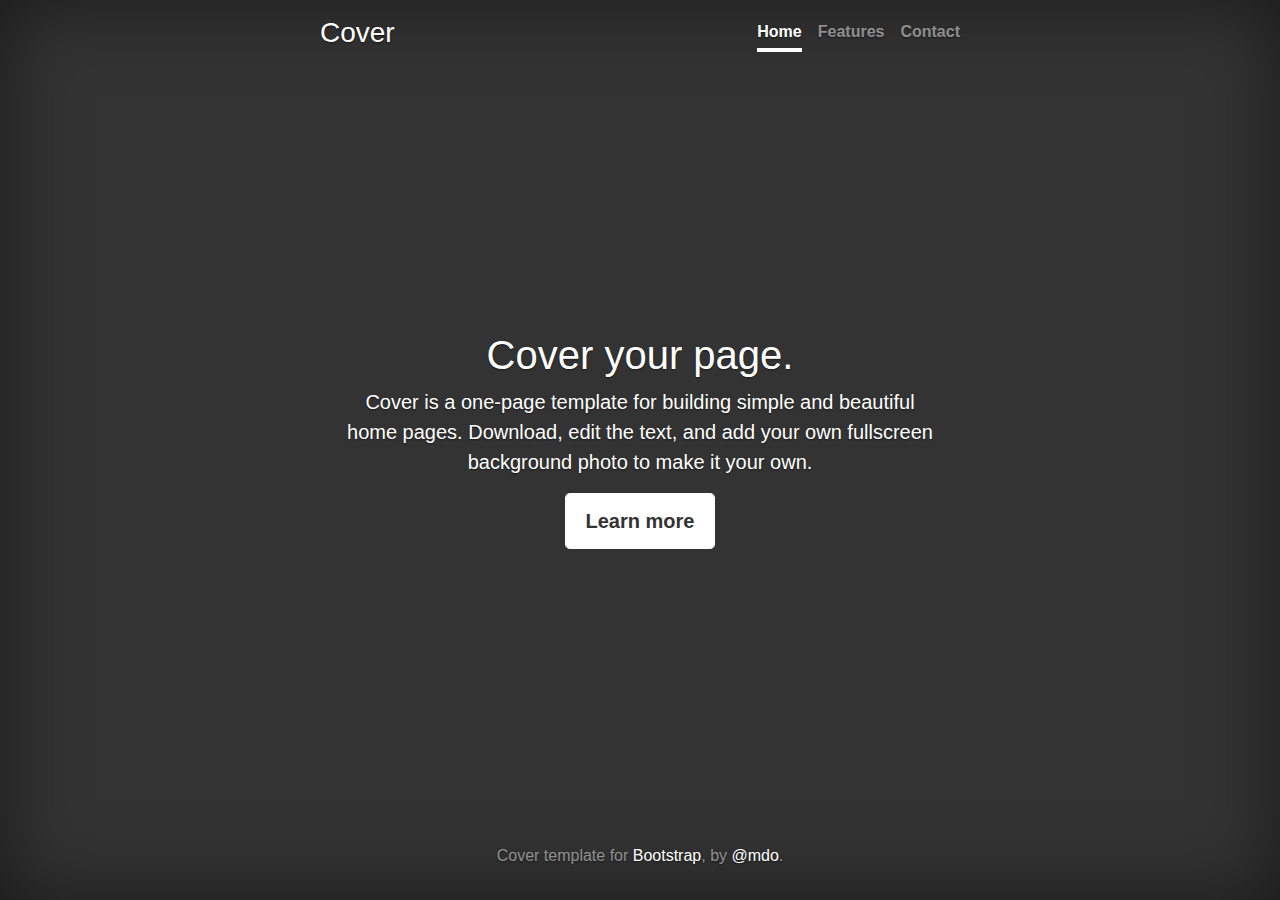
<file: RAWDATA/2018-may-01/Excercise_4.2/Exercise4_2/wwwroot/js/lib/bootstrap/docs/4.1/examples/cover/index.html>
<!doctype html>
<html lang="en">
  <head>
    <meta charset="utf-8">
    <meta name="viewport" content="width=device-width, initial-scale=1, shrink-to-fit=no">
    <meta name="description" content="">
    <meta name="author" content="">
    <link rel="icon" href="../../../../favicon.ico">

    <title>Cover Template for Bootstrap</title>

    <!-- Bootstrap core CSS -->
    <link href="../../../../dist/css/bootstrap.min.css" rel="stylesheet">

    <!-- Custom styles for this template -->
    <link href="cover.css" rel="stylesheet">
  </head>

  <body class="text-center">

    <div class="cover-container d-flex w-100 h-100 p-3 mx-auto flex-column">
      <header class="masthead mb-auto">
        <div class="inner">
          <h3 class="masthead-brand">Cover</h3>
          <nav class="nav nav-masthead justify-content-center">
            <a class="nav-link active" href="#">Home</a>
            <a class="nav-link" href="#">Features</a>
            <a class="nav-link" href="#">Contact</a>
          </nav>
        </div>
      </header>

      <main role="main" class="inner cover">
        <h1 class="cover-heading">Cover your page.</h1>
        <p class="lead">Cover is a one-page template for building simple and beautiful home pages. Download, edit the text, and add your own fullscreen background photo to make it your own.</p>
        <p class="lead">
          <a href="#" class="btn btn-lg btn-secondary">Learn more</a>
        </p>
      </main>

      <footer class="mastfoot mt-auto">
        <div class="inner">
          <p>Cover template for <a href="https://getbootstrap.com/">Bootstrap</a>, by <a href="https://twitter.com/mdo">@mdo</a>.</p>
        </div>
      </footer>
    </div>


    <!-- Bootstrap core JavaScript
    ================================================== -->
    <!-- Placed at the end of the document so the pages load faster -->
    <script src="https://code.jquery.com/jquery-3.3.1.slim.min.js" integrity="sha384-q8i/X+965DzO0rT7abK41JStQIAqVgRVzpbzo5smXKp4YfRvH+8abtTE1Pi6jizo" crossorigin="anonymous"></script>
    <script>window.jQuery || document.write('<script src="../../../../assets/js/vendor/jquery-slim.min.js"><\/script>')</script>
    <script src="../../../../assets/js/vendor/popper.min.js"></script>
    <script src="../../../../dist/js/bootstrap.min.js"></script>
  </body>
</html>
</file>
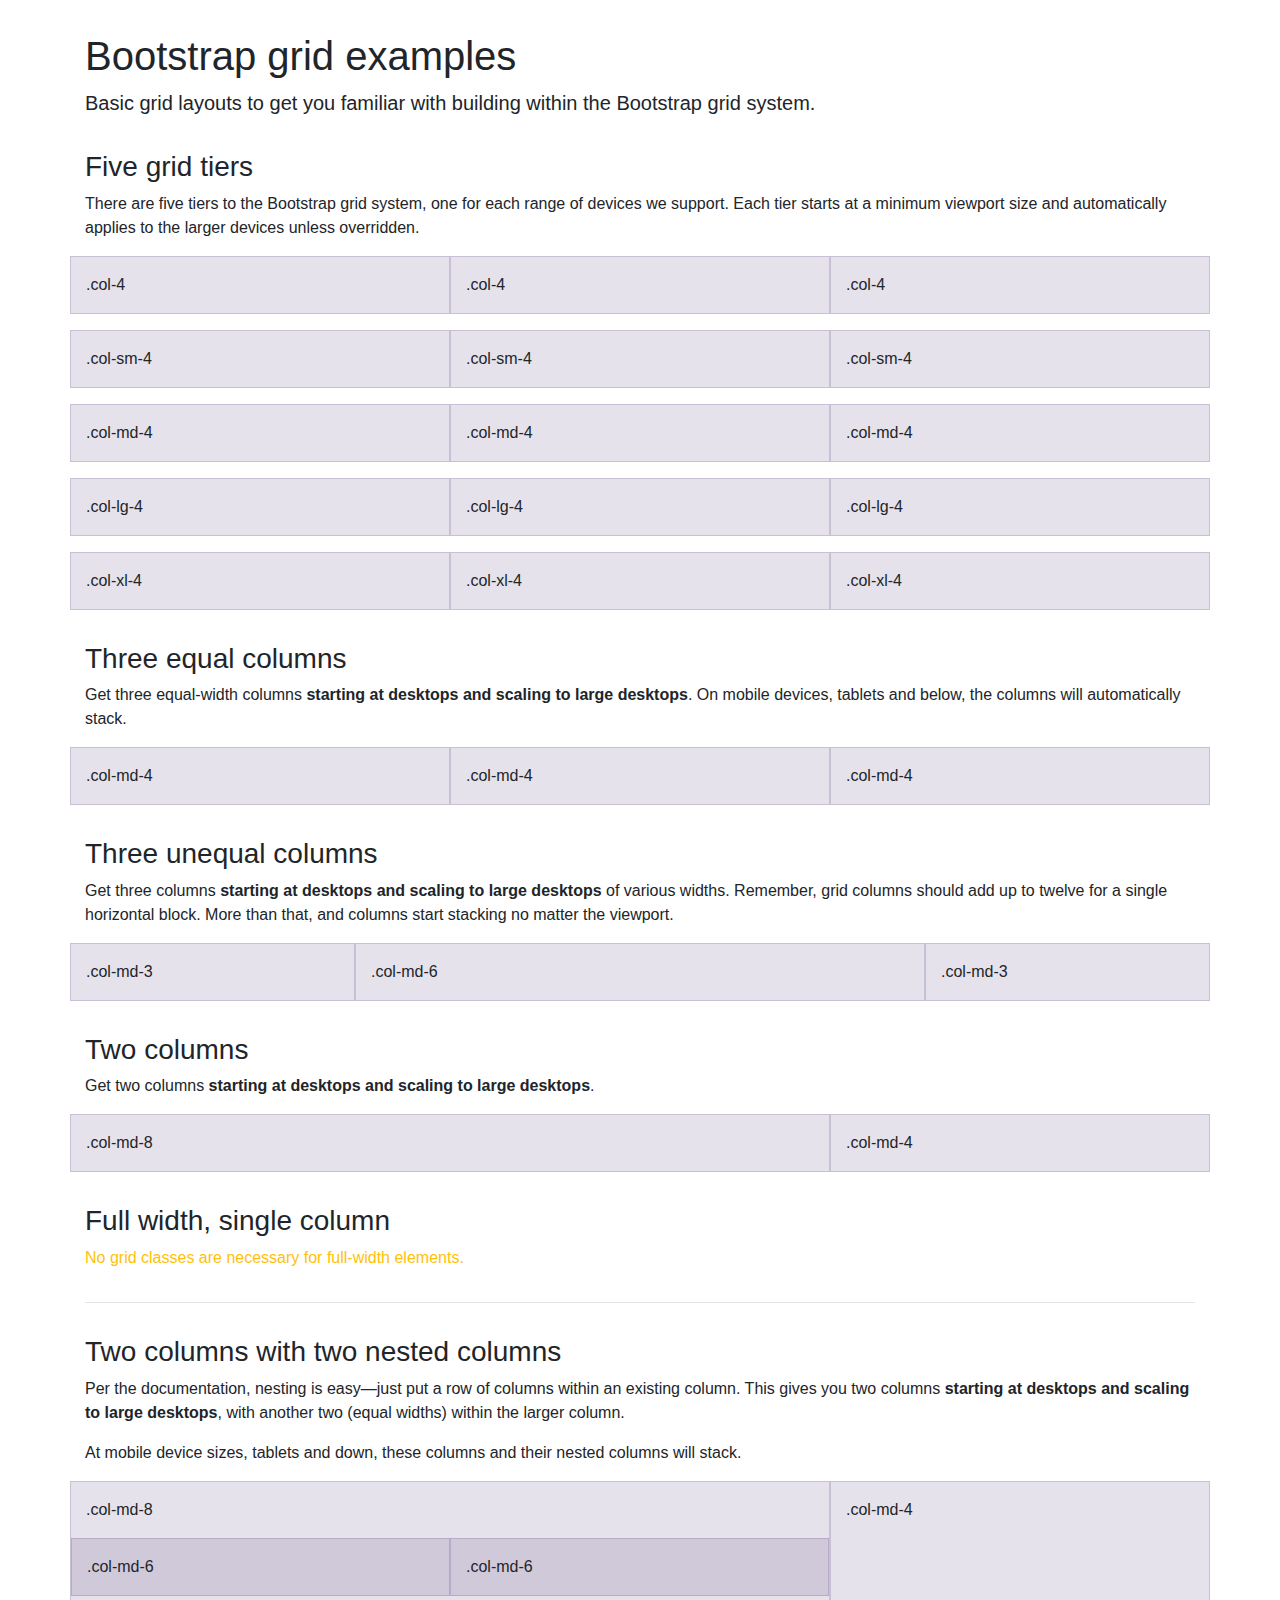
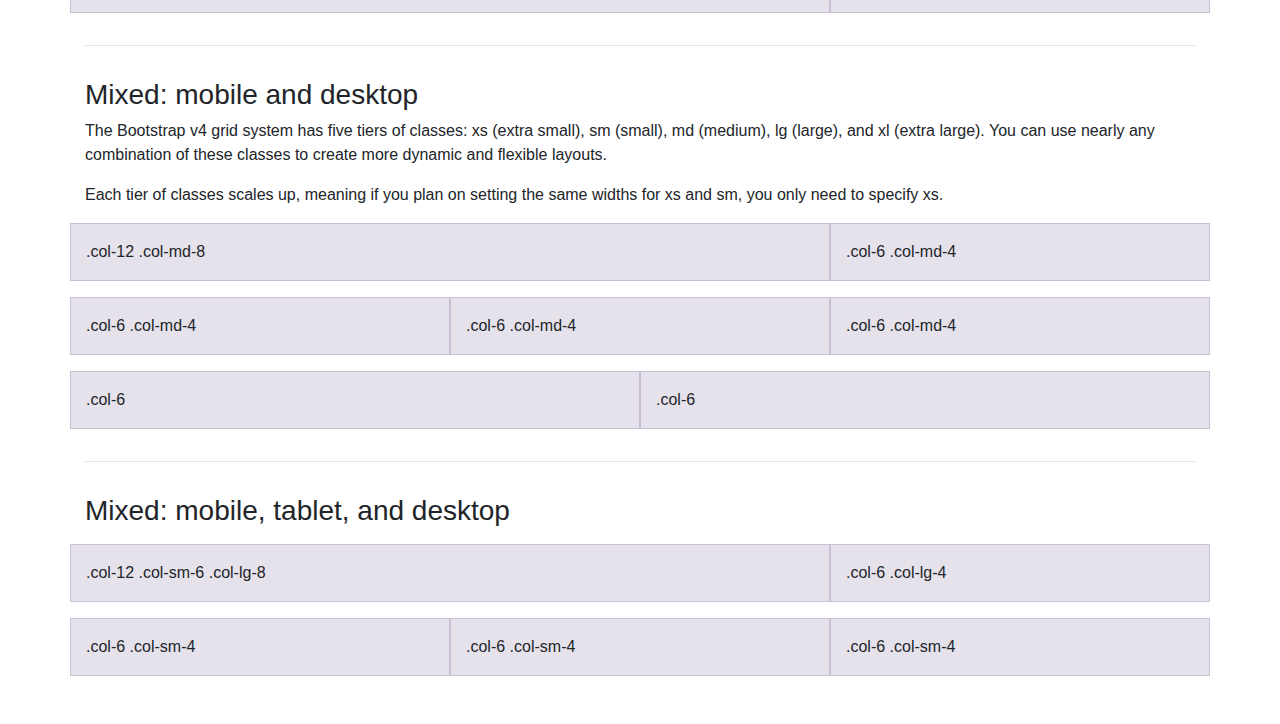
<file: RAWDATA/2018-may-01/Excercise_4.2/Exercise4_2/wwwroot/js/lib/bootstrap/docs/4.1/examples/grid/index.html>
<!doctype html>
<html lang="en">
  <head>
    <meta charset="utf-8">
    <meta name="viewport" content="width=device-width, initial-scale=1, shrink-to-fit=no">
    <meta name="description" content="">
    <meta name="author" content="">
    <link rel="icon" href="../../../../favicon.ico">

    <title>Grid Template for Bootstrap</title>

    <!-- Bootstrap core CSS -->
    <link href="../../../../dist/css/bootstrap.min.css" rel="stylesheet">

    <!-- Custom styles for this template -->
    <link href="grid.css" rel="stylesheet">
  </head>

  <body>
    <div class="container">

      <h1>Bootstrap grid examples</h1>
      <p class="lead">Basic grid layouts to get you familiar with building within the Bootstrap grid system.</p>

      <h3>Five grid tiers</h3>
      <p>There are five tiers to the Bootstrap grid system, one for each range of devices we support. Each tier starts at a minimum viewport size and automatically applies to the larger devices unless overridden.</p>

      <div class="row">
        <div class="col-4">.col-4</div>
        <div class="col-4">.col-4</div>
        <div class="col-4">.col-4</div>
      </div>

      <div class="row">
        <div class="col-sm-4">.col-sm-4</div>
        <div class="col-sm-4">.col-sm-4</div>
        <div class="col-sm-4">.col-sm-4</div>
      </div>

      <div class="row">
        <div class="col-md-4">.col-md-4</div>
        <div class="col-md-4">.col-md-4</div>
        <div class="col-md-4">.col-md-4</div>
      </div>

      <div class="row">
        <div class="col-lg-4">.col-lg-4</div>
        <div class="col-lg-4">.col-lg-4</div>
        <div class="col-lg-4">.col-lg-4</div>
      </div>

      <div class="row">
        <div class="col-xl-4">.col-xl-4</div>
        <div class="col-xl-4">.col-xl-4</div>
        <div class="col-xl-4">.col-xl-4</div>
      </div>

      <h3>Three equal columns</h3>
      <p>Get three equal-width columns <strong>starting at desktops and scaling to large desktops</strong>. On mobile devices, tablets and below, the columns will automatically stack.</p>
      <div class="row">
        <div class="col-md-4">.col-md-4</div>
        <div class="col-md-4">.col-md-4</div>
        <div class="col-md-4">.col-md-4</div>
      </div>

      <h3>Three unequal columns</h3>
      <p>Get three columns <strong>starting at desktops and scaling to large desktops</strong> of various widths. Remember, grid columns should add up to twelve for a single horizontal block. More than that, and columns start stacking no matter the viewport.</p>
      <div class="row">
        <div class="col-md-3">.col-md-3</div>
        <div class="col-md-6">.col-md-6</div>
        <div class="col-md-3">.col-md-3</div>
      </div>

      <h3>Two columns</h3>
      <p>Get two columns <strong>starting at desktops and scaling to large desktops</strong>.</p>
      <div class="row">
        <div class="col-md-8">.col-md-8</div>
        <div class="col-md-4">.col-md-4</div>
      </div>

      <h3>Full width, single column</h3>
      <p class="text-warning">No grid classes are necessary for full-width elements.</p>

      <hr>

      <h3>Two columns with two nested columns</h3>
      <p>Per the documentation, nesting is easy—just put a row of columns within an existing column. This gives you two columns <strong>starting at desktops and scaling to large desktops</strong>, with another two (equal widths) within the larger column.</p>
      <p>At mobile device sizes, tablets and down, these columns and their nested columns will stack.</p>
      <div class="row">
        <div class="col-md-8">
          .col-md-8
          <div class="row">
            <div class="col-md-6">.col-md-6</div>
            <div class="col-md-6">.col-md-6</div>
          </div>
        </div>
        <div class="col-md-4">.col-md-4</div>
      </div>

      <hr>

      <h3>Mixed: mobile and desktop</h3>
      <p>The Bootstrap v4 grid system has five tiers of classes: xs (extra small), sm (small), md (medium), lg (large), and xl (extra large). You can use nearly any combination of these classes to create more dynamic and flexible layouts.</p>
      <p>Each tier of classes scales up, meaning if you plan on setting the same widths for xs and sm, you only need to specify xs.</p>
      <div class="row">
        <div class="col-12 col-md-8">.col-12 .col-md-8</div>
        <div class="col-6 col-md-4">.col-6 .col-md-4</div>
      </div>
      <div class="row">
        <div class="col-6 col-md-4">.col-6 .col-md-4</div>
        <div class="col-6 col-md-4">.col-6 .col-md-4</div>
        <div class="col-6 col-md-4">.col-6 .col-md-4</div>
      </div>
      <div class="row">
        <div class="col-6">.col-6</div>
        <div class="col-6">.col-6</div>
      </div>

      <hr>

      <h3>Mixed: mobile, tablet, and desktop</h3>
      <p></p>
      <div class="row">
        <div class="col-12 col-sm-6 col-lg-8">.col-12 .col-sm-6 .col-lg-8</div>
        <div class="col-6 col-lg-4">.col-6 .col-lg-4</div>
      </div>
      <div class="row">
        <div class="col-6 col-sm-4">.col-6 .col-sm-4</div>
        <div class="col-6 col-sm-4">.col-6 .col-sm-4</div>
        <div class="col-6 col-sm-4">.col-6 .col-sm-4</div>
      </div>

    </div> <!-- /container -->
  </body>
</html>
</file>
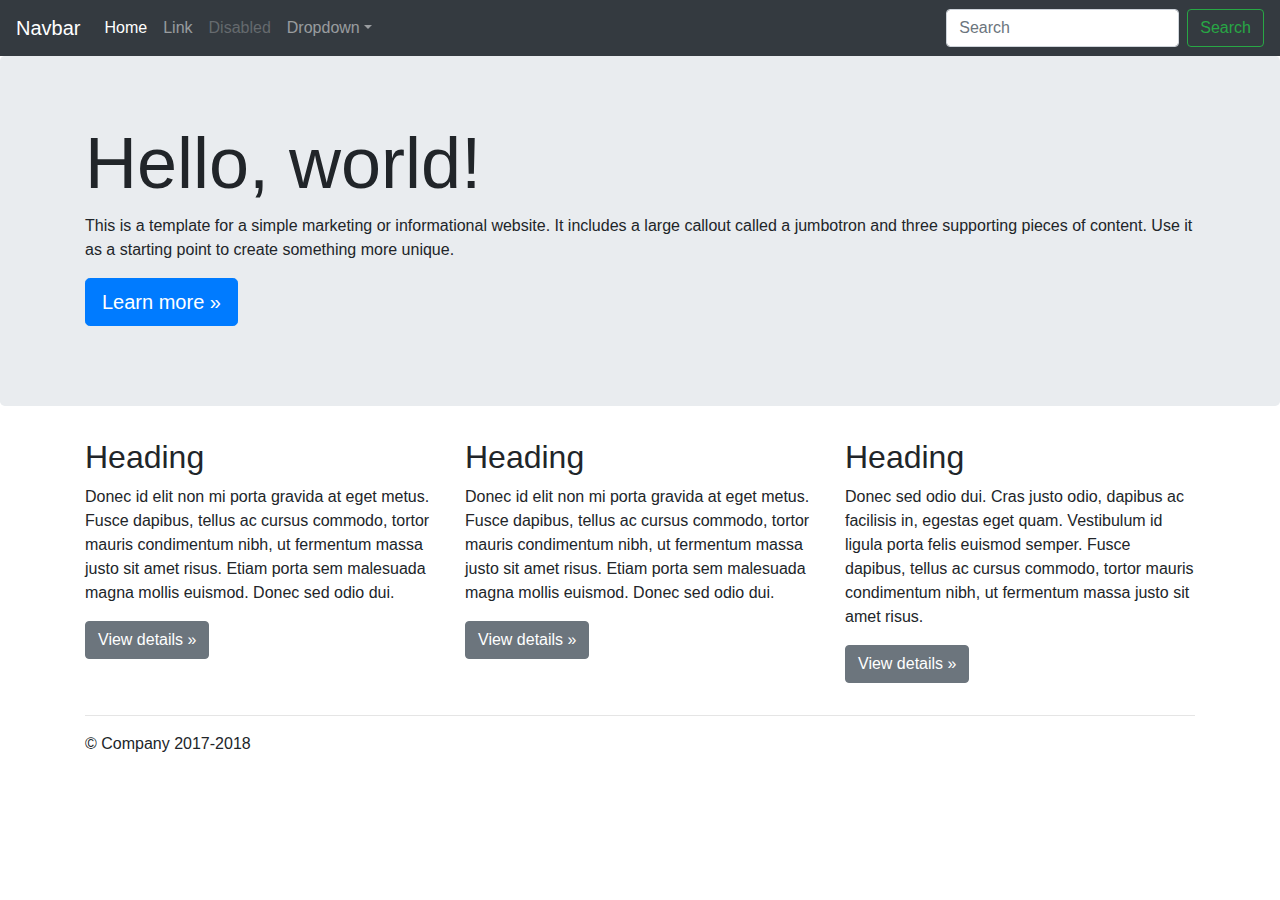
<file: RAWDATA/2018-may-01/Excercise_4.2/Exercise4_2/wwwroot/js/lib/bootstrap/docs/4.1/examples/jumbotron/index.html>
<!doctype html>
<html lang="en">
  <head>
    <meta charset="utf-8">
    <meta name="viewport" content="width=device-width, initial-scale=1, shrink-to-fit=no">
    <meta name="description" content="">
    <meta name="author" content="">
    <link rel="icon" href="../../../../favicon.ico">

    <title>Jumbotron Template for Bootstrap</title>

    <!-- Bootstrap core CSS -->
    <link href="../../../../dist/css/bootstrap.min.css" rel="stylesheet">

    <!-- Custom styles for this template -->
    <link href="jumbotron.css" rel="stylesheet">
  </head>

  <body>

    <nav class="navbar navbar-expand-md navbar-dark fixed-top bg-dark">
      <a class="navbar-brand" href="#">Navbar</a>
      <button class="navbar-toggler" type="button" data-toggle="collapse" data-target="#navbarsExampleDefault" aria-controls="navbarsExampleDefault" aria-expanded="false" aria-label="Toggle navigation">
        <span class="navbar-toggler-icon"></span>
      </button>

      <div class="collapse navbar-collapse" id="navbarsExampleDefault">
        <ul class="navbar-nav mr-auto">
          <li class="nav-item active">
            <a class="nav-link" href="#">Home <span class="sr-only">(current)</span></a>
          </li>
          <li class="nav-item">
            <a class="nav-link" href="#">Link</a>
          </li>
          <li class="nav-item">
            <a class="nav-link disabled" href="#">Disabled</a>
          </li>
          <li class="nav-item dropdown">
            <a class="nav-link dropdown-toggle" href="http://example.com" id="dropdown01" data-toggle="dropdown" aria-haspopup="true" aria-expanded="false">Dropdown</a>
            <div class="dropdown-menu" aria-labelledby="dropdown01">
              <a class="dropdown-item" href="#">Action</a>
              <a class="dropdown-item" href="#">Another action</a>
              <a class="dropdown-item" href="#">Something else here</a>
            </div>
          </li>
        </ul>
        <form class="form-inline my-2 my-lg-0">
          <input class="form-control mr-sm-2" type="text" placeholder="Search" aria-label="Search">
          <button class="btn btn-outline-success my-2 my-sm-0" type="submit">Search</button>
        </form>
      </div>
    </nav>

    <main role="main">

      <!-- Main jumbotron for a primary marketing message or call to action -->
      <div class="jumbotron">
        <div class="container">
          <h1 class="display-3">Hello, world!</h1>
          <p>This is a template for a simple marketing or informational website. It includes a large callout called a jumbotron and three supporting pieces of content. Use it as a starting point to create something more unique.</p>
          <p><a class="btn btn-primary btn-lg" href="#" role="button">Learn more &raquo;</a></p>
        </div>
      </div>

      <div class="container">
        <!-- Example row of columns -->
        <div class="row">
          <div class="col-md-4">
            <h2>Heading</h2>
            <p>Donec id elit non mi porta gravida at eget metus. Fusce dapibus, tellus ac cursus commodo, tortor mauris condimentum nibh, ut fermentum massa justo sit amet risus. Etiam porta sem malesuada magna mollis euismod. Donec sed odio dui. </p>
            <p><a class="btn btn-secondary" href="#" role="button">View details &raquo;</a></p>
          </div>
          <div class="col-md-4">
            <h2>Heading</h2>
            <p>Donec id elit non mi porta gravida at eget metus. Fusce dapibus, tellus ac cursus commodo, tortor mauris condimentum nibh, ut fermentum massa justo sit amet risus. Etiam porta sem malesuada magna mollis euismod. Donec sed odio dui. </p>
            <p><a class="btn btn-secondary" href="#" role="button">View details &raquo;</a></p>
          </div>
          <div class="col-md-4">
            <h2>Heading</h2>
            <p>Donec sed odio dui. Cras justo odio, dapibus ac facilisis in, egestas eget quam. Vestibulum id ligula porta felis euismod semper. Fusce dapibus, tellus ac cursus commodo, tortor mauris condimentum nibh, ut fermentum massa justo sit amet risus.</p>
            <p><a class="btn btn-secondary" href="#" role="button">View details &raquo;</a></p>
          </div>
        </div>

        <hr>

      </div> <!-- /container -->

    </main>

    <footer class="container">
      <p>&copy; Company 2017-2018</p>
    </footer>

    <!-- Bootstrap core JavaScript
    ================================================== -->
    <!-- Placed at the end of the document so the pages load faster -->
    <script src="https://code.jquery.com/jquery-3.3.1.slim.min.js" integrity="sha384-q8i/X+965DzO0rT7abK41JStQIAqVgRVzpbzo5smXKp4YfRvH+8abtTE1Pi6jizo" crossorigin="anonymous"></script>
    <script>window.jQuery || document.write('<script src="../../../../assets/js/vendor/jquery-slim.min.js"><\/script>')</script>
    <script src="../../../../assets/js/vendor/popper.min.js"></script>
    <script src="../../../../dist/js/bootstrap.min.js"></script>
  </body>
</html>
</file>
<file: RAWDATA/2018-may-01/Excercise_4.2/Exercise4_2/wwwroot/js/lib/bootstrap/docs/4.1/examples/album/album.css>
:root {
  --jumbotron-padding-y: 3rem;
}

.jumbotron {
  padding-top: var(--jumbotron-padding-y);
  padding-bottom: var(--jumbotron-padding-y);
  margin-bottom: 0;
  background-color: #fff;
}
@media (min-width: 768px) {
  .jumbotron {
    padding-top: calc(var(--jumbotron-padding-y) * 2);
    padding-bottom: calc(var(--jumbotron-padding-y) * 2);
  }
}

.jumbotron p:last-child {
  margin-bottom: 0;
}

.jumbotron-heading {
  font-weight: 300;
}

.jumbotron .container {
  max-width: 40rem;
}

footer {
  padding-top: 3rem;
  padding-bottom: 3rem;
}

footer p {
  margin-bottom: .25rem;
}

.box-shadow { box-shadow: 0 .25rem .75rem rgba(0, 0, 0, .05); }
</file>
<file: RAWDATA/2018-may-01/Excercise_4.2/Exercise4_2/wwwroot/js/lib/bootstrap/docs/4.1/examples/blog/blog.css>
/* stylelint-disable selector-list-comma-newline-after */

.blog-header {
  line-height: 1;
  border-bottom: 1px solid #e5e5e5;
}

.blog-header-logo {
  font-family: "Playfair Display", Georgia, "Times New Roman", serif;
  font-size: 2.25rem;
}

.blog-header-logo:hover {
  text-decoration: none;
}

h1, h2, h3, h4, h5, h6 {
  font-family: "Playfair Display", Georgia, "Times New Roman", serif;
}

.display-4 {
  font-size: 2.5rem;
}
@media (min-width: 768px) {
  .display-4 {
    font-size: 3rem;
  }
}

.nav-scroller {
  position: relative;
  z-index: 2;
  height: 2.75rem;
  overflow-y: hidden;
}

.nav-scroller .nav {
  display: -ms-flexbox;
  display: flex;
  -ms-flex-wrap: nowrap;
  flex-wrap: nowrap;
  padding-bottom: 1rem;
  margin-top: -1px;
  overflow-x: auto;
  text-align: center;
  white-space: nowrap;
  -webkit-overflow-scrolling: touch;
}

.nav-scroller .nav-link {
  padding-top: .75rem;
  padding-bottom: .75rem;
  font-size: .875rem;
}

.card-img-right {
  height: 100%;
  border-radius: 0 3px 3px 0;
}

.flex-auto {
  -ms-flex: 0 0 auto;
  flex: 0 0 auto;
}

.h-250 { height: 250px; }
@media (min-width: 768px) {
  .h-md-250 { height: 250px; }
}

.border-top { border-top: 1px solid #e5e5e5; }
.border-bottom { border-bottom: 1px solid #e5e5e5; }

.box-shadow { box-shadow: 0 .25rem .75rem rgba(0, 0, 0, .05); }

/*
 * Blog name and description
 */
.blog-title {
  margin-bottom: 0;
  font-size: 2rem;
  font-weight: 400;
}
.blog-description {
  font-size: 1.1rem;
  color: #999;
}

@media (min-width: 40em) {
  .blog-title {
    font-size: 3.5rem;
  }
}

/* Pagination */
.blog-pagination {
  margin-bottom: 4rem;
}
.blog-pagination > .btn {
  border-radius: 2rem;
}

/*
 * Blog posts
 */
.blog-post {
  margin-bottom: 4rem;
}
.blog-post-title {
  margin-bottom: .25rem;
  font-size: 2.5rem;
}
.blog-post-meta {
  margin-bottom: 1.25rem;
  color: #999;
}

/*
 * Footer
 */
.blog-footer {
  padding: 2.5rem 0;
  color: #999;
  text-align: center;
  background-color: #f9f9f9;
  border-top: .05rem solid #e5e5e5;
}
.blog-footer p:last-child {
  margin-bottom: 0;
}
</file>
<file: RAWDATA/2018-may-01/Excercise_4.2/Exercise4_2/wwwroot/js/lib/bootstrap/docs/4.1/examples/carousel/carousel.css>
/* GLOBAL STYLES
-------------------------------------------------- */
/* Padding below the footer and lighter body text */

body {
  padding-top: 3rem;
  padding-bottom: 3rem;
  color: #5a5a5a;
}


/* CUSTOMIZE THE CAROUSEL
-------------------------------------------------- */

/* Carousel base class */
.carousel {
  margin-bottom: 4rem;
}
/* Since positioning the image, we need to help out the caption */
.carousel-caption {
  bottom: 3rem;
  z-index: 10;
}

/* Declare heights because of positioning of img element */
.carousel-item {
  height: 32rem;
  background-color: #777;
}
.carousel-item > img {
  position: absolute;
  top: 0;
  left: 0;
  min-width: 100%;
  height: 32rem;
}


/* MARKETING CONTENT
-------------------------------------------------- */

/* Center align the text within the three columns below the carousel */
.marketing .col-lg-4 {
  margin-bottom: 1.5rem;
  text-align: center;
}
.marketing h2 {
  font-weight: 400;
}
.marketing .col-lg-4 p {
  margin-right: .75rem;
  margin-left: .75rem;
}


/* Featurettes
------------------------- */

.featurette-divider {
  margin: 5rem 0; /* Space out the Bootstrap <hr> more */
}

/* Thin out the marketing headings */
.featurette-heading {
  font-weight: 300;
  line-height: 1;
  letter-spacing: -.05rem;
}


/* RESPONSIVE CSS
-------------------------------------------------- */

@media (min-width: 40em) {
  /* Bump up size of carousel content */
  .carousel-caption p {
    margin-bottom: 1.25rem;
    font-size: 1.25rem;
    line-height: 1.4;
  }

  .featurette-heading {
    font-size: 50px;
  }
}

@media (min-width: 62em) {
  .featurette-heading {
    margin-top: 7rem;
  }
}
</file>
<file: RAWDATA/2018-may-01/Excercise_4.2/Exercise4_2/wwwroot/js/lib/bootstrap/docs/4.1/examples/cover/cover.css>
/*
 * Globals
 */

/* Links */
a,
a:focus,
a:hover {
  color: #fff;
}

/* Custom default button */
.btn-secondary,
.btn-secondary:hover,
.btn-secondary:focus {
  color: #333;
  text-shadow: none; /* Prevent inheritance from `body` */
  background-color: #fff;
  border: .05rem solid #fff;
}


/*
 * Base structure
 */

html,
body {
  height: 100%;
  background-color: #333;
}

body {
  display: -ms-flexbox;
  display: flex;
  color: #fff;
  text-shadow: 0 .05rem .1rem rgba(0, 0, 0, .5);
  box-shadow: inset 0 0 5rem rgba(0, 0, 0, .5);
}

.cover-container {
  max-width: 42em;
}


/*
 * Header
 */
.masthead {
  margin-bottom: 2rem;
}

.masthead-brand {
  margin-bottom: 0;
}

.nav-masthead .nav-link {
  padding: .25rem 0;
  font-weight: 700;
  color: rgba(255, 255, 255, .5);
  background-color: transparent;
  border-bottom: .25rem solid transparent;
}

.nav-masthead .nav-link:hover,
.nav-masthead .nav-link:focus {
  border-bottom-color: rgba(255, 255, 255, .25);
}

.nav-masthead .nav-link + .nav-link {
  margin-left: 1rem;
}

.nav-masthead .active {
  color: #fff;
  border-bottom-color: #fff;
}

@media (min-width: 48em) {
  .masthead-brand {
    float: left;
  }
  .nav-masthead {
    float: right;
  }
}


/*
 * Cover
 */
.cover {
  padding: 0 1.5rem;
}
.cover .btn-lg {
  padding: .75rem 1.25rem;
  font-weight: 700;
}


/*
 * Footer
 */
.mastfoot {
  color: rgba(255, 255, 255, .5);
}
</file>
<file: RAWDATA/2018-may-01/Excercise_4.2/Exercise4_2/wwwroot/js/lib/bootstrap/docs/4.1/examples/grid/grid.css>
body {
  padding-top: 2rem;
  padding-bottom: 2rem;
}

h3 {
  margin-top: 2rem;
}

.row {
  margin-bottom: 1rem;
}
.row .row {
  margin-top: 1rem;
  margin-bottom: 0;
}
[class*="col-"] {
  padding-top: 1rem;
  padding-bottom: 1rem;
  background-color: rgba(86, 61, 124, .15);
  border: 1px solid rgba(86, 61, 124, .2);
}

hr {
  margin-top: 2rem;
  margin-bottom: 2rem;
}
</file>
<file: RAWDATA/2018-may-01/Excercise_4.2/Exercise4_2/wwwroot/js/lib/bootstrap/docs/4.1/examples/jumbotron/jumbotron.css>
/* Move down content because we have a fixed navbar that is 3.5rem tall */
body {
  padding-top: 3.5rem;
}
</file>
